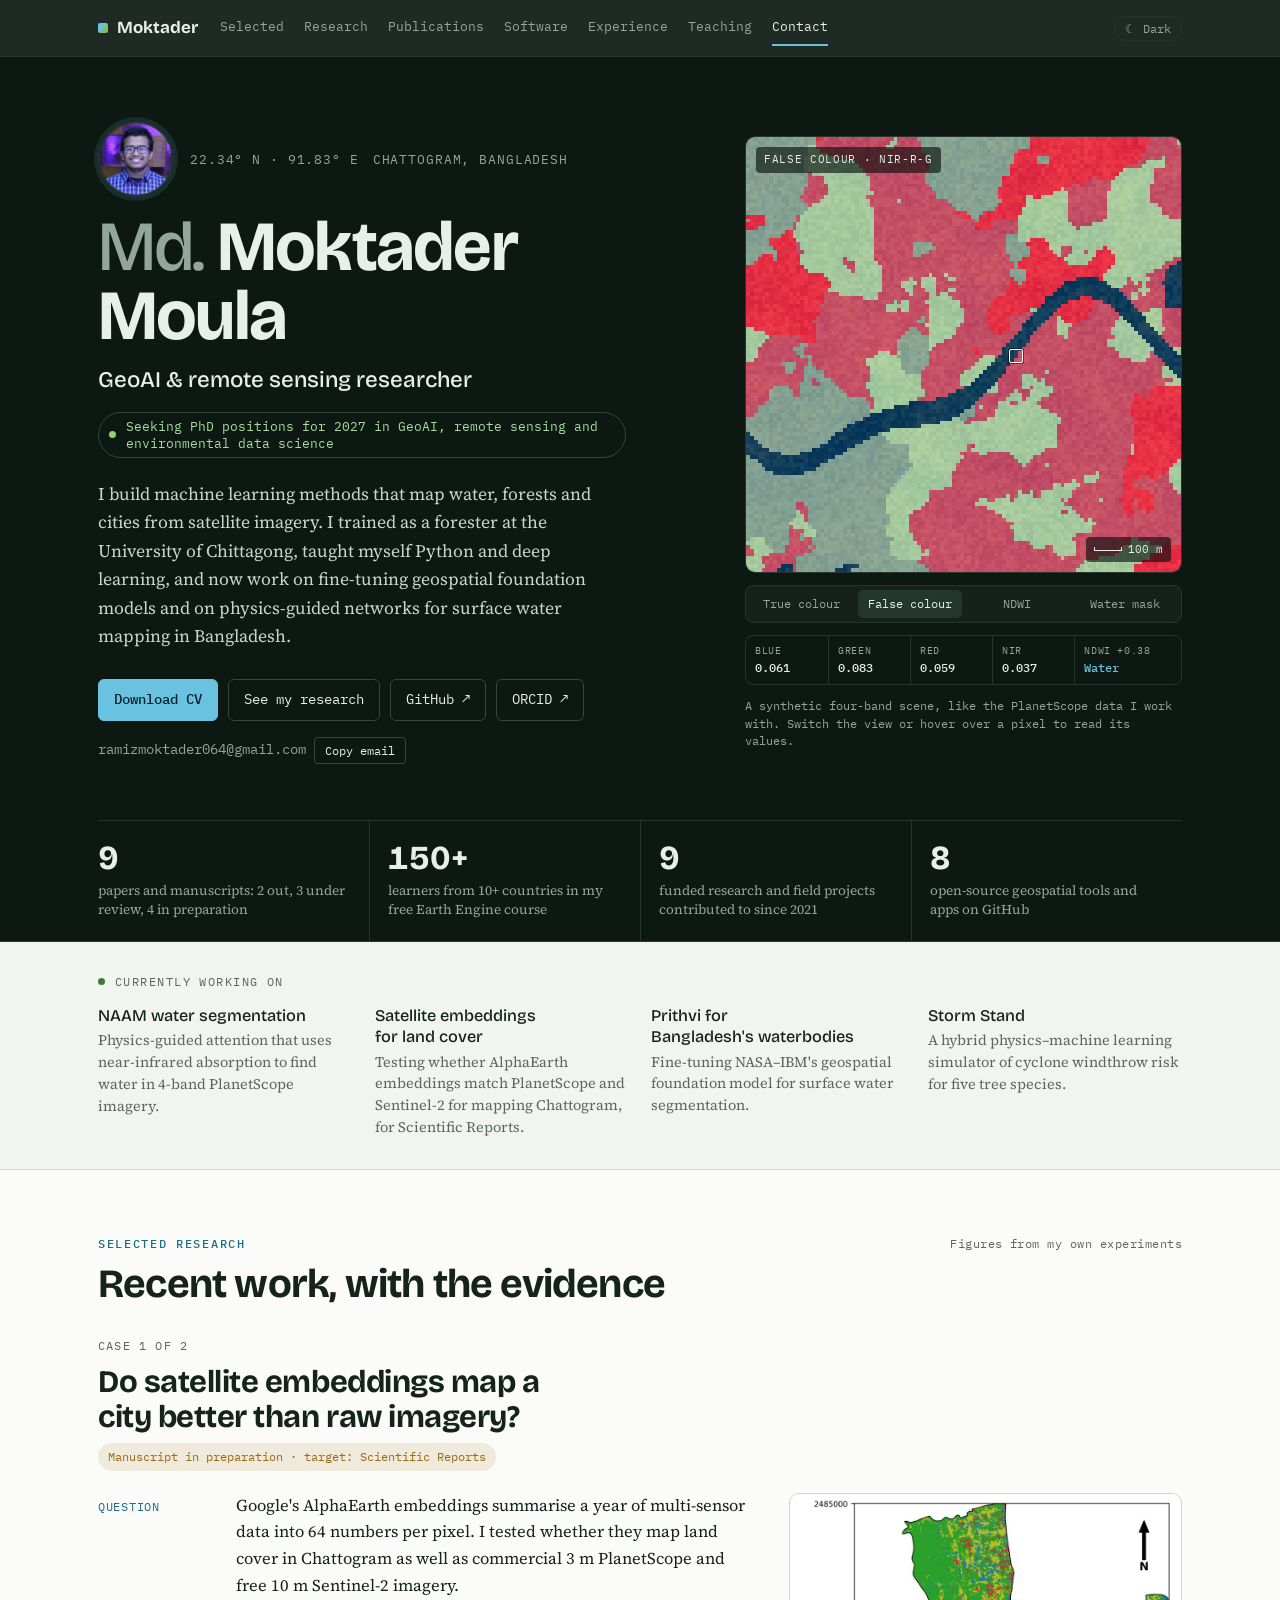
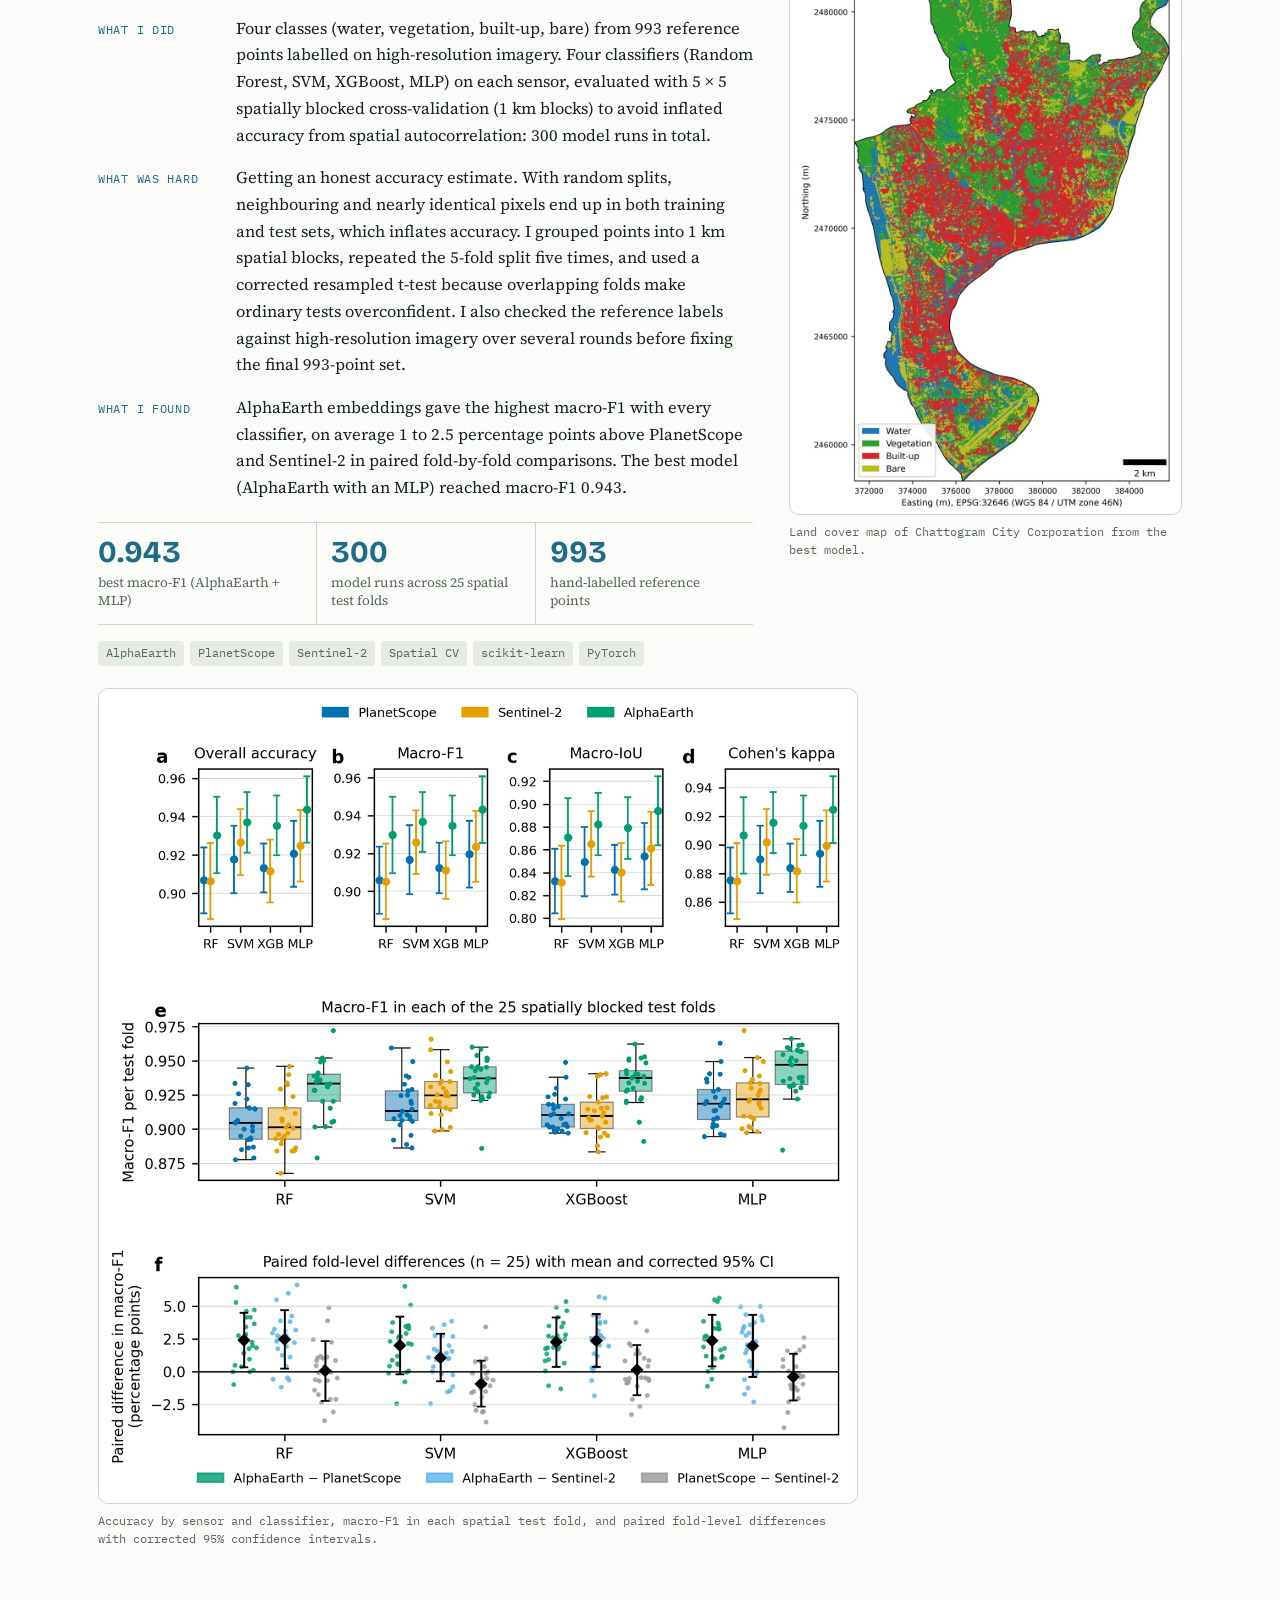
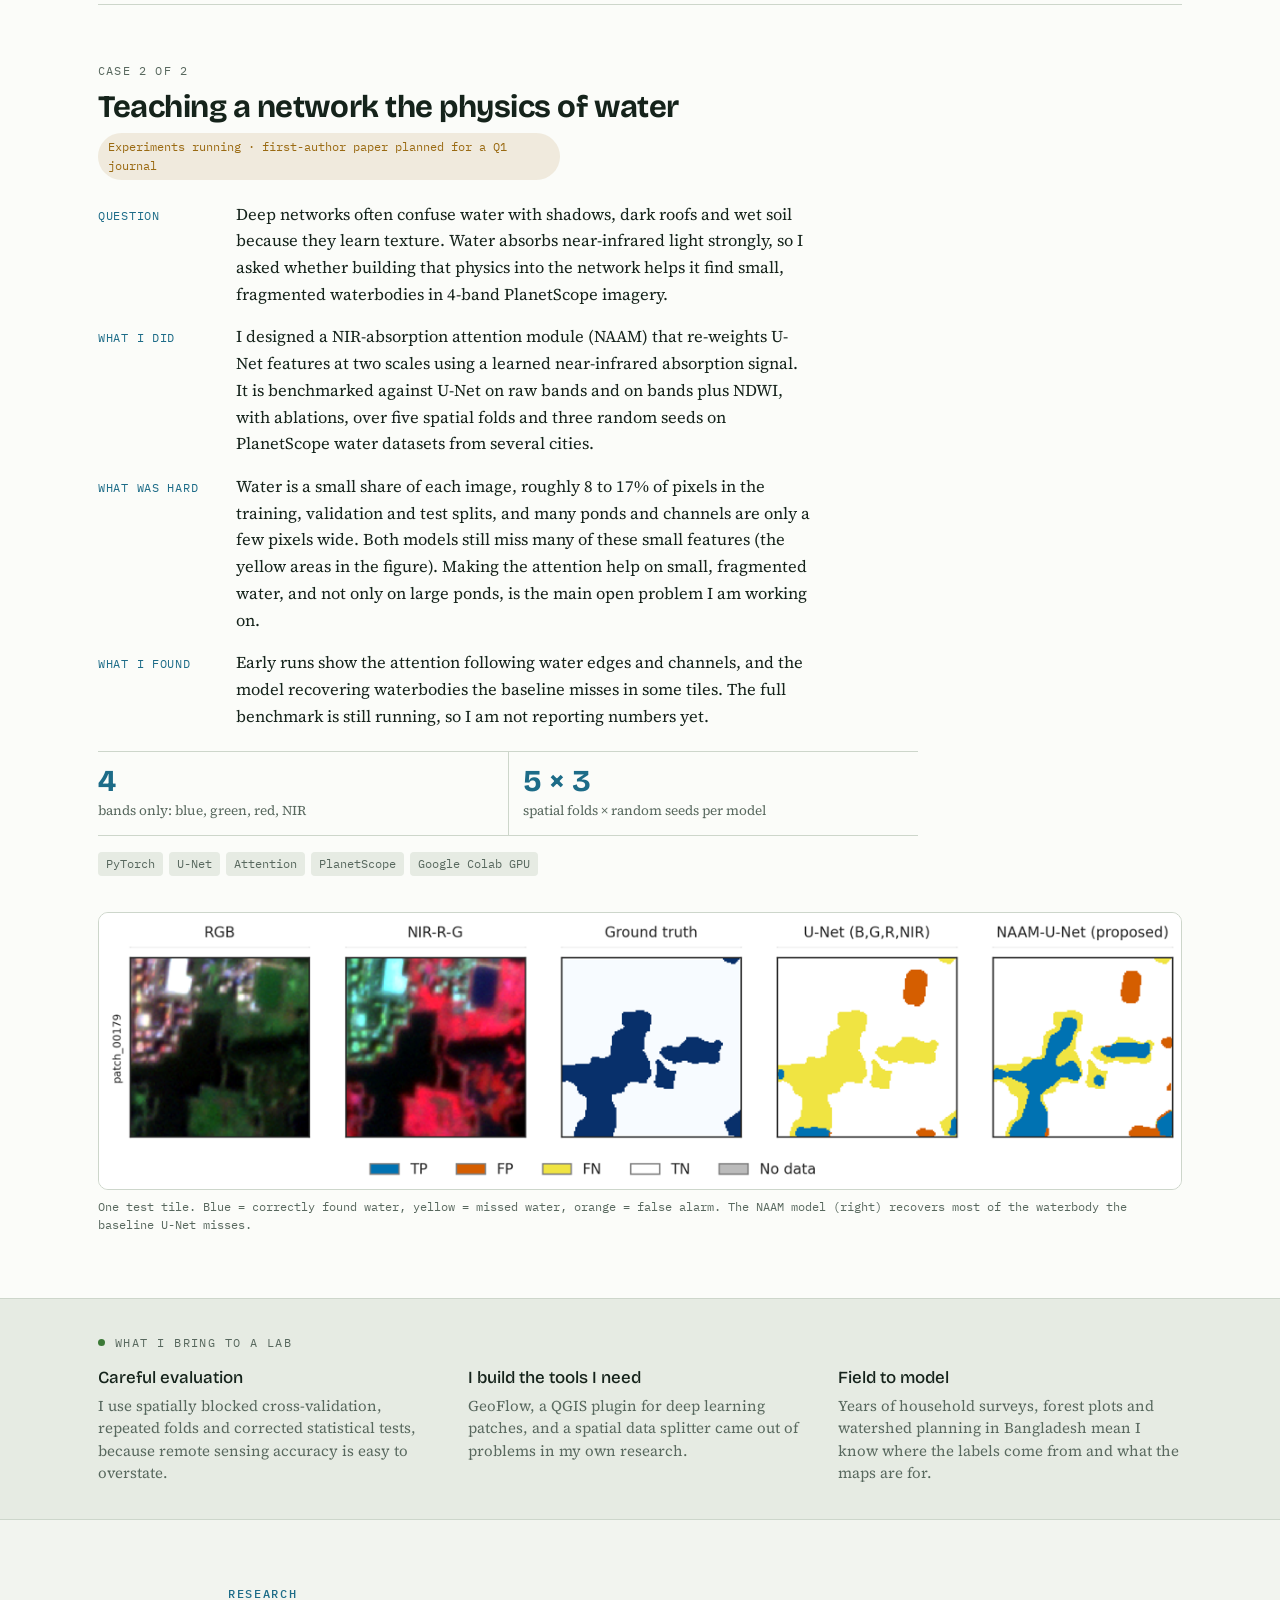
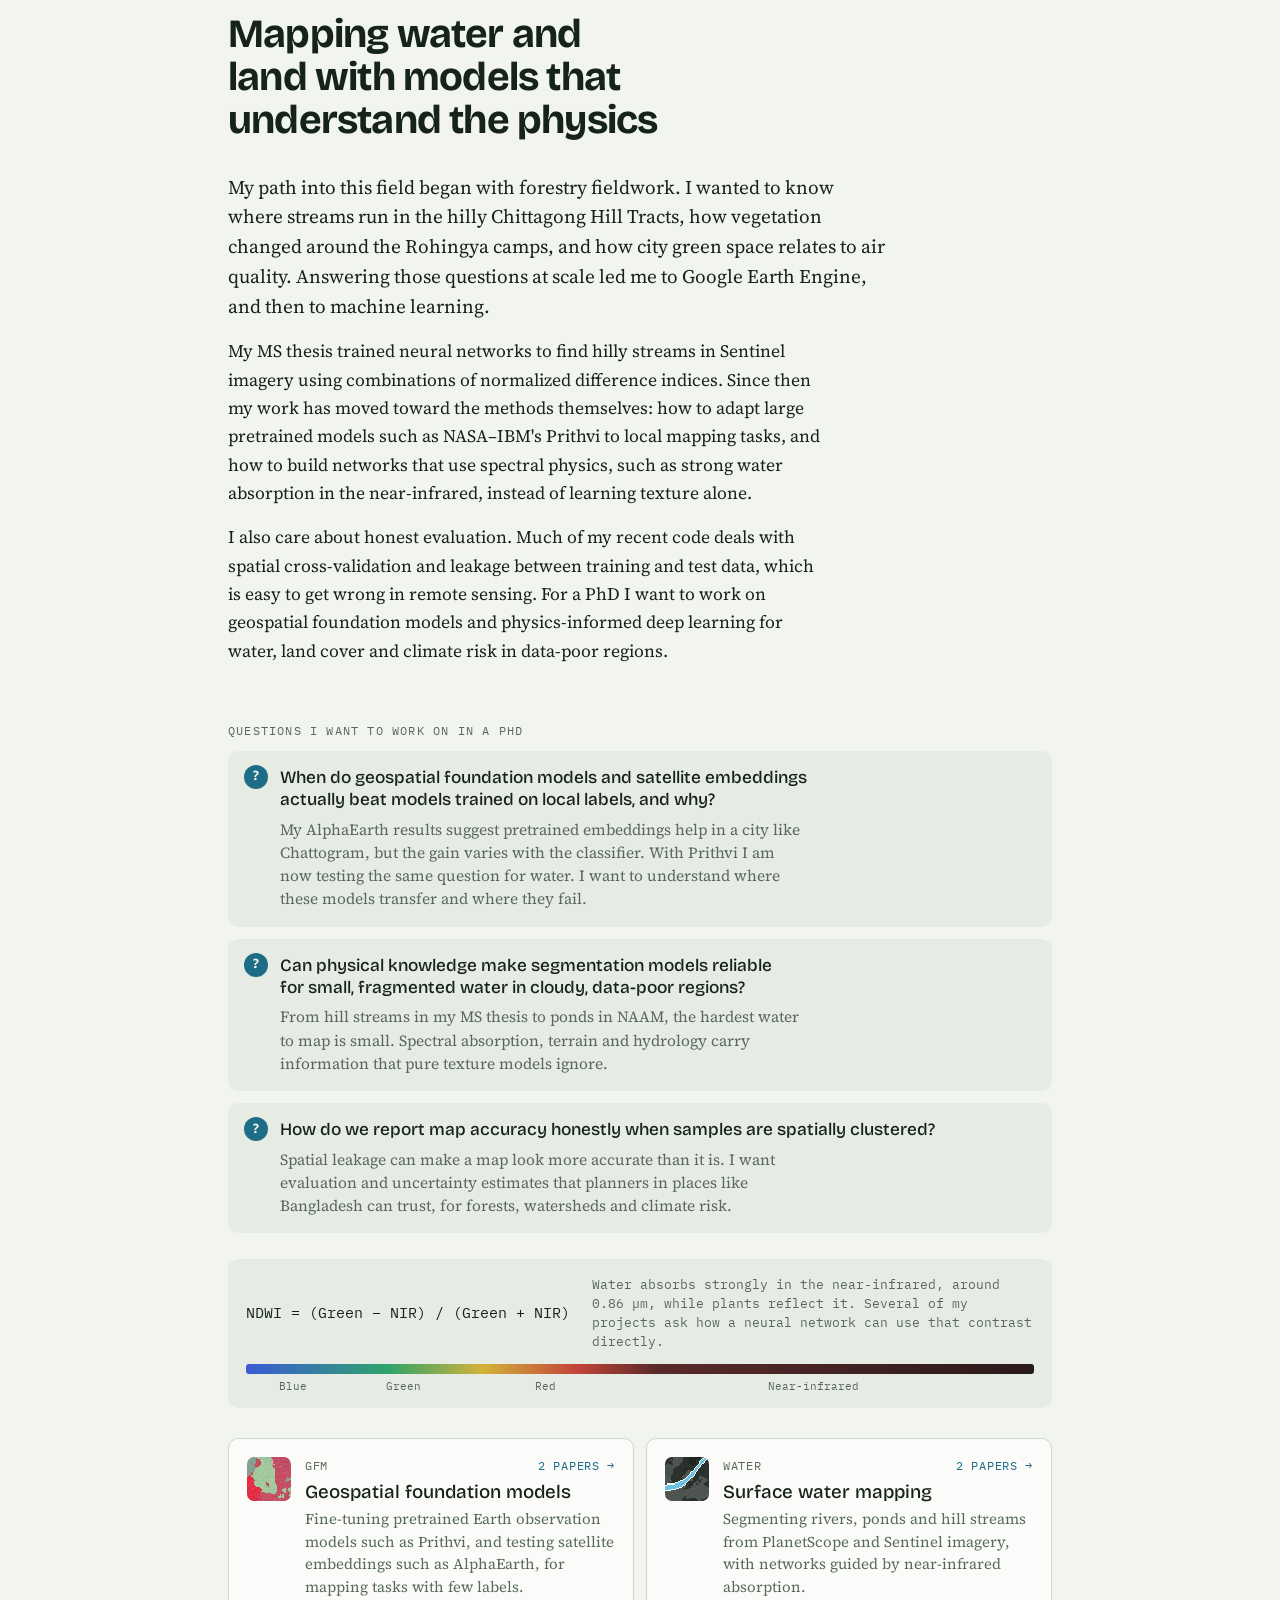
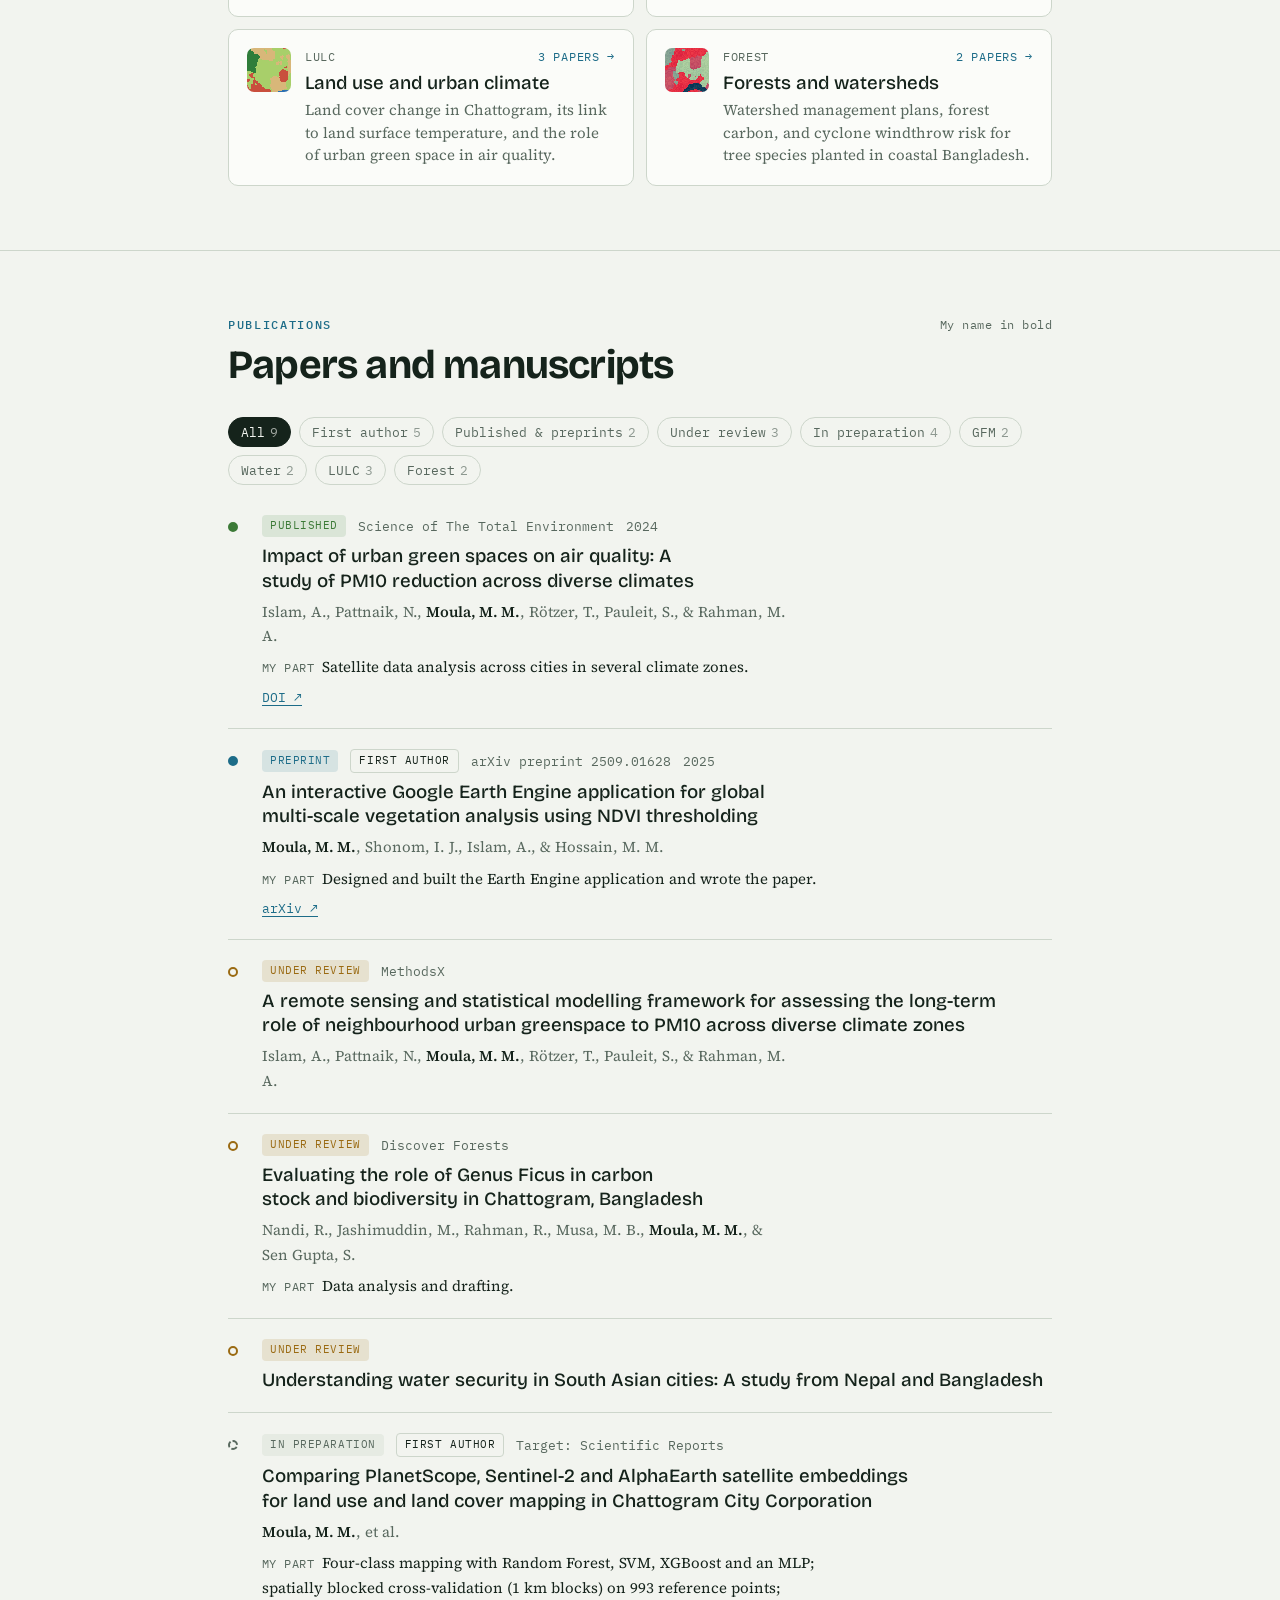
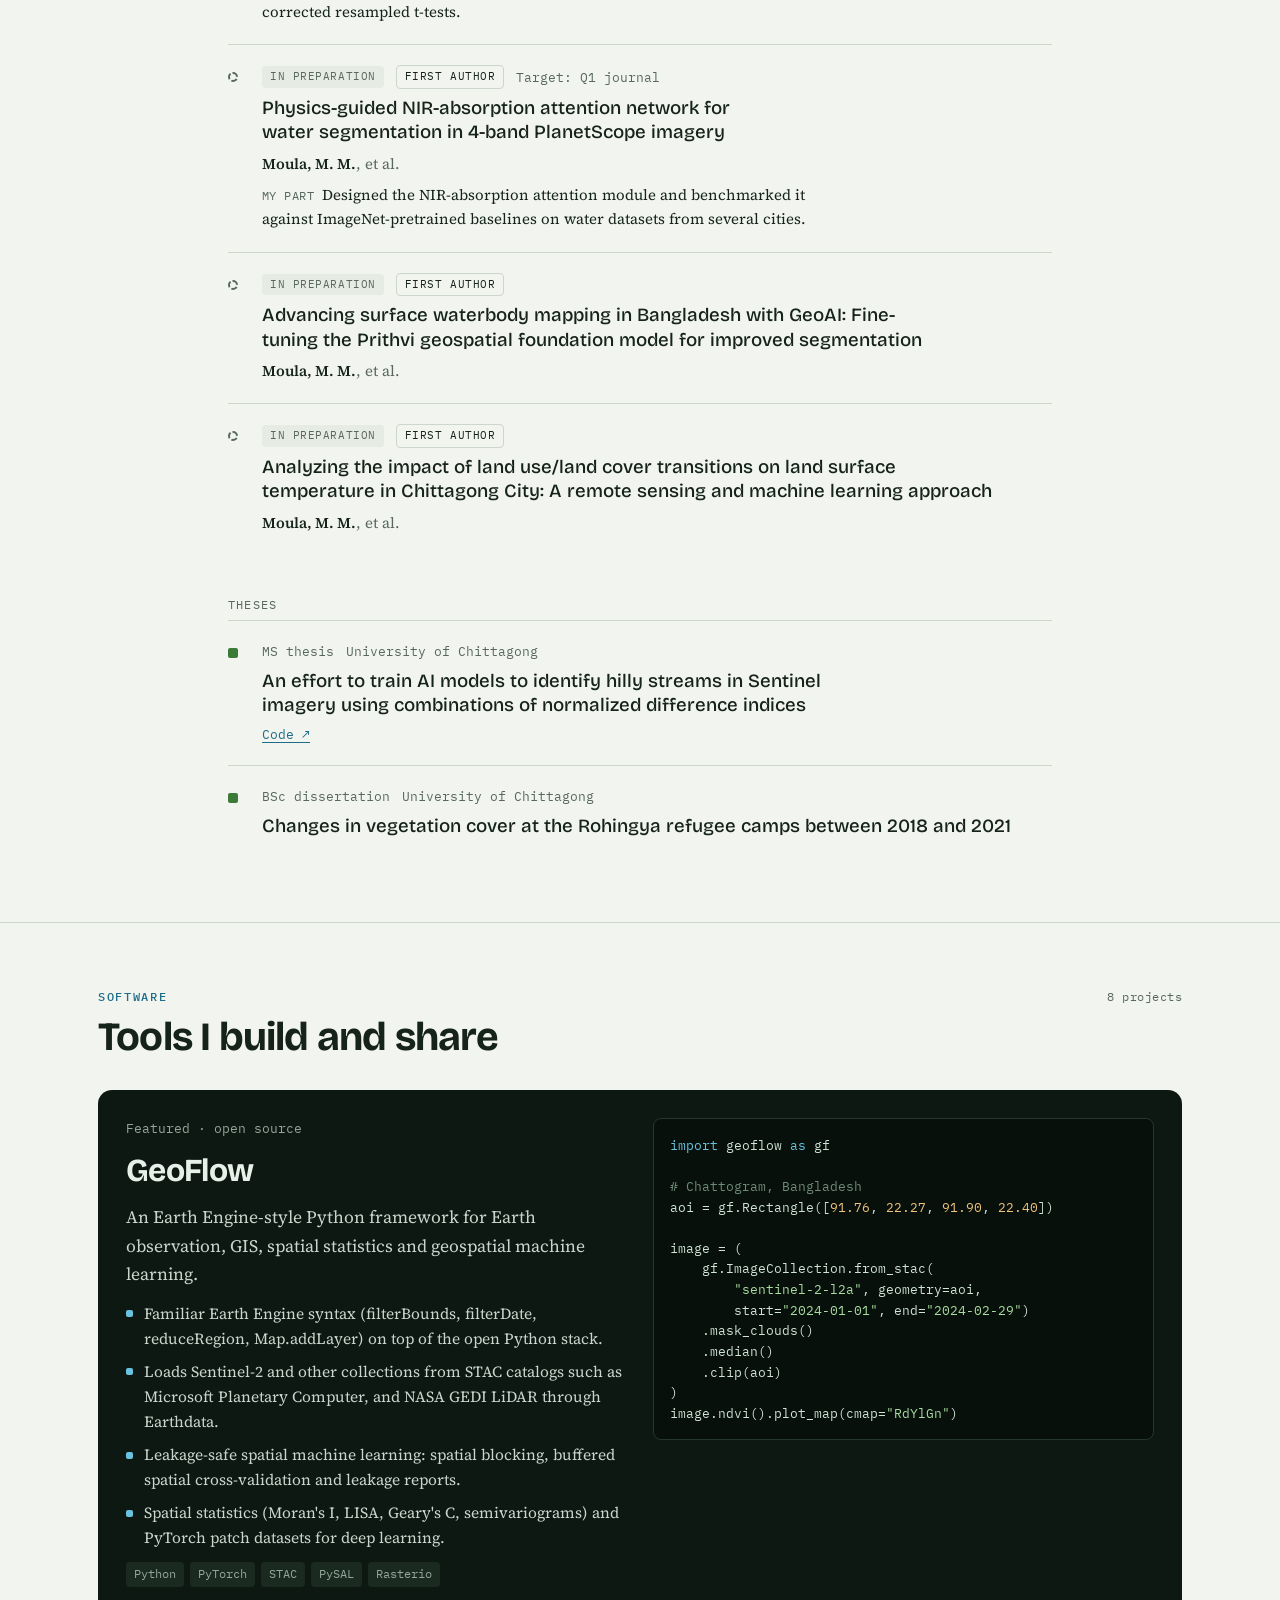
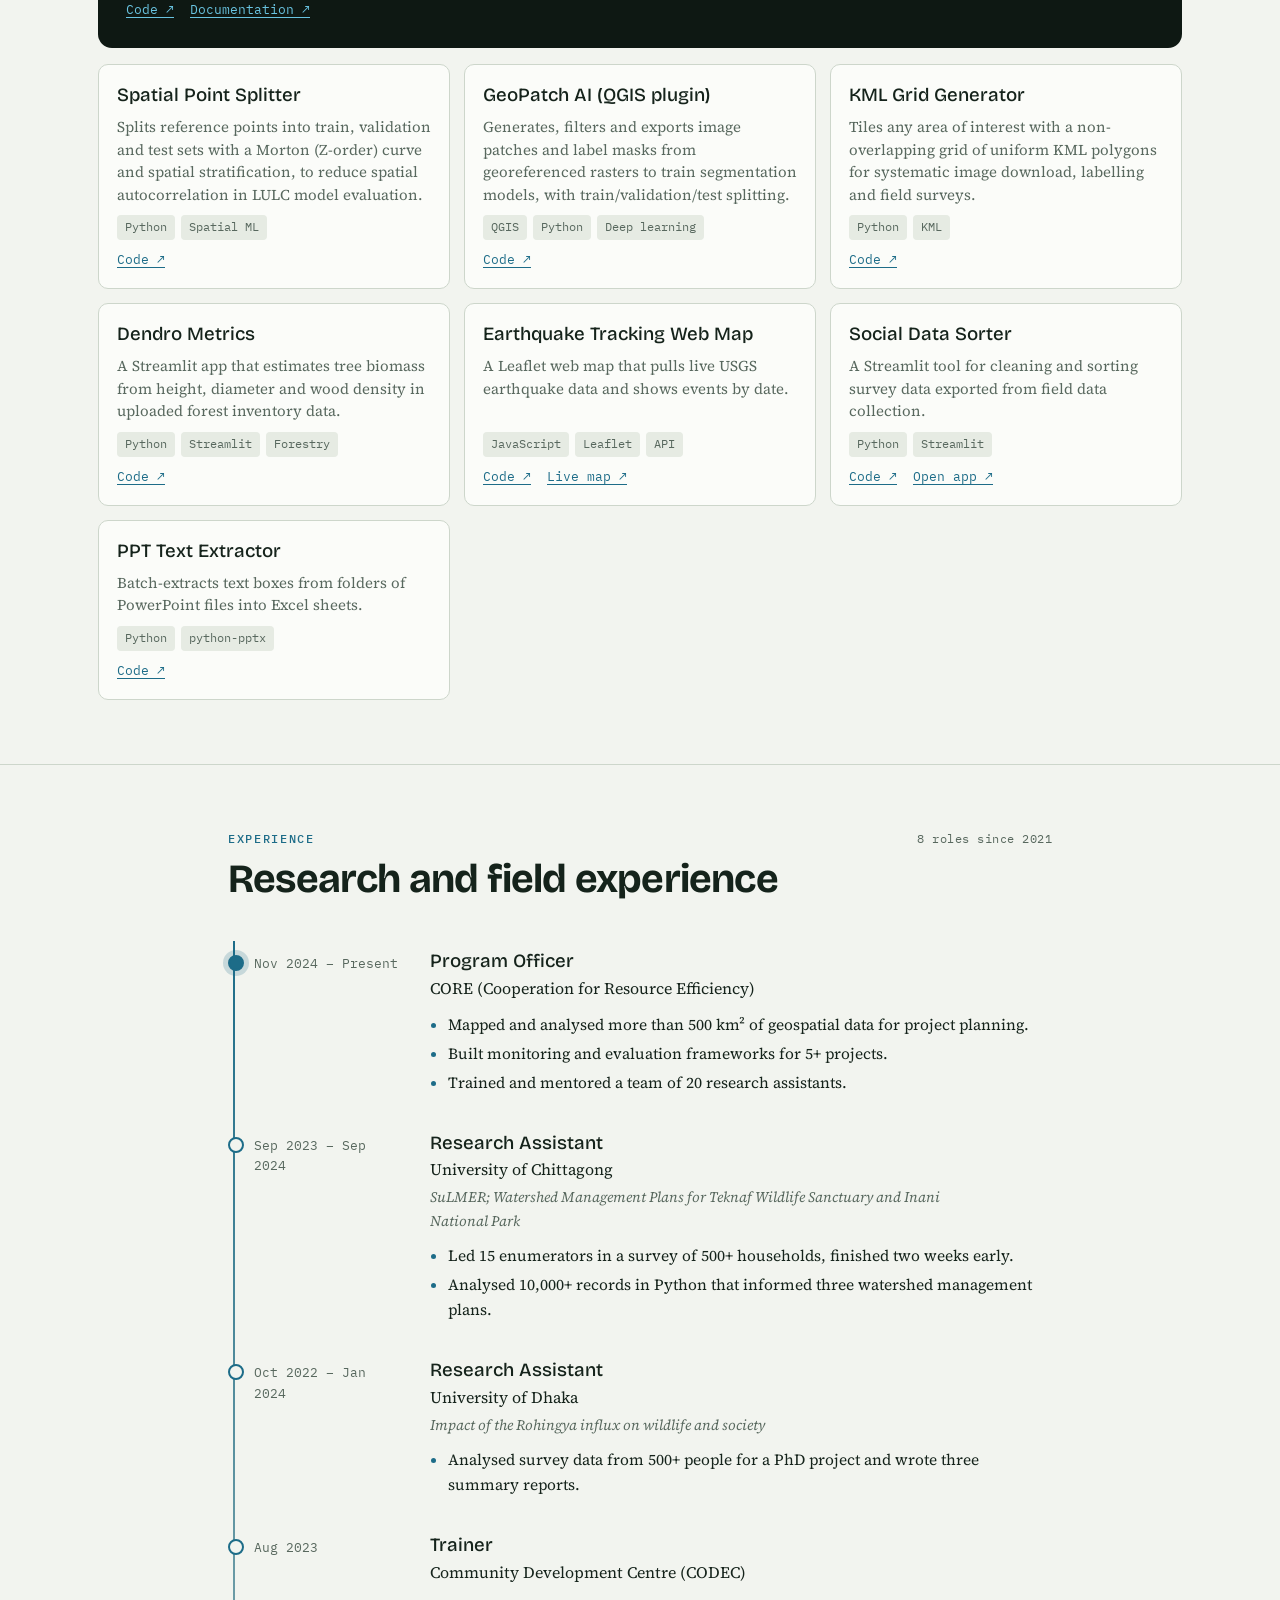
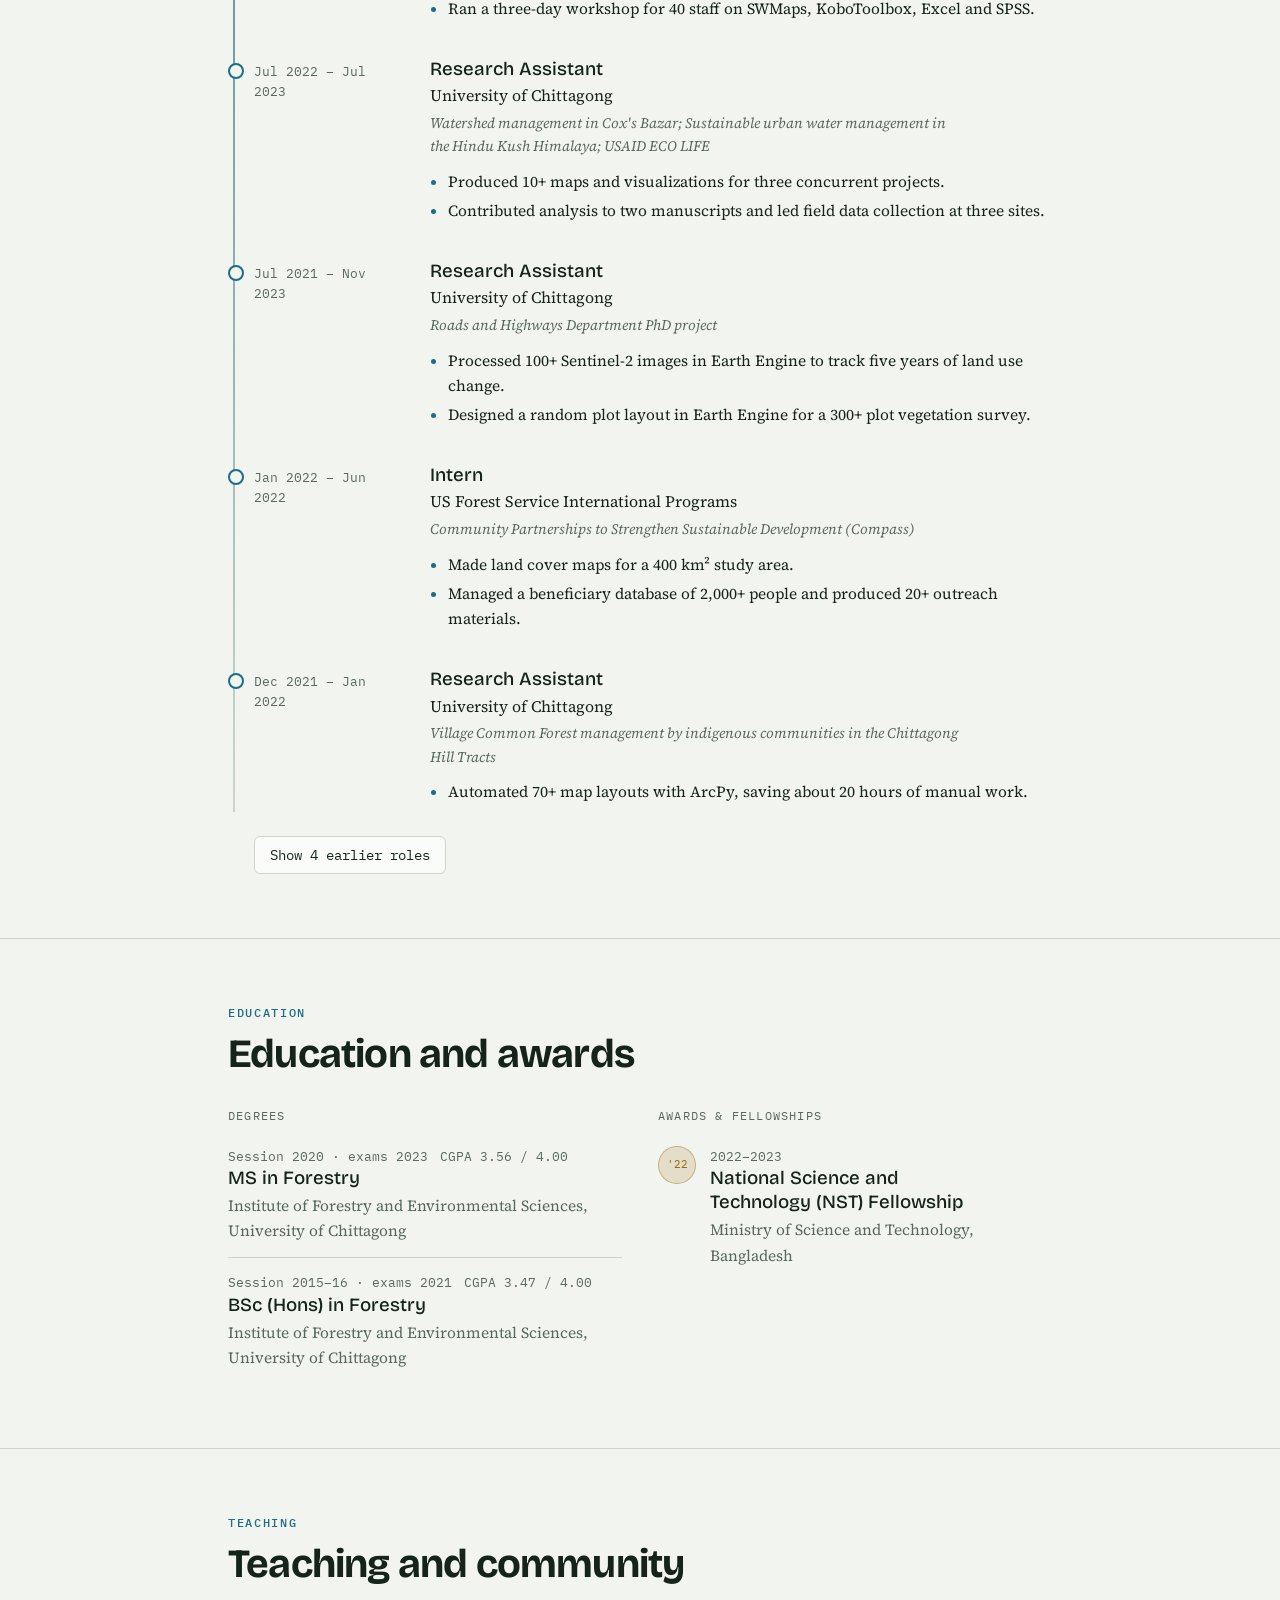
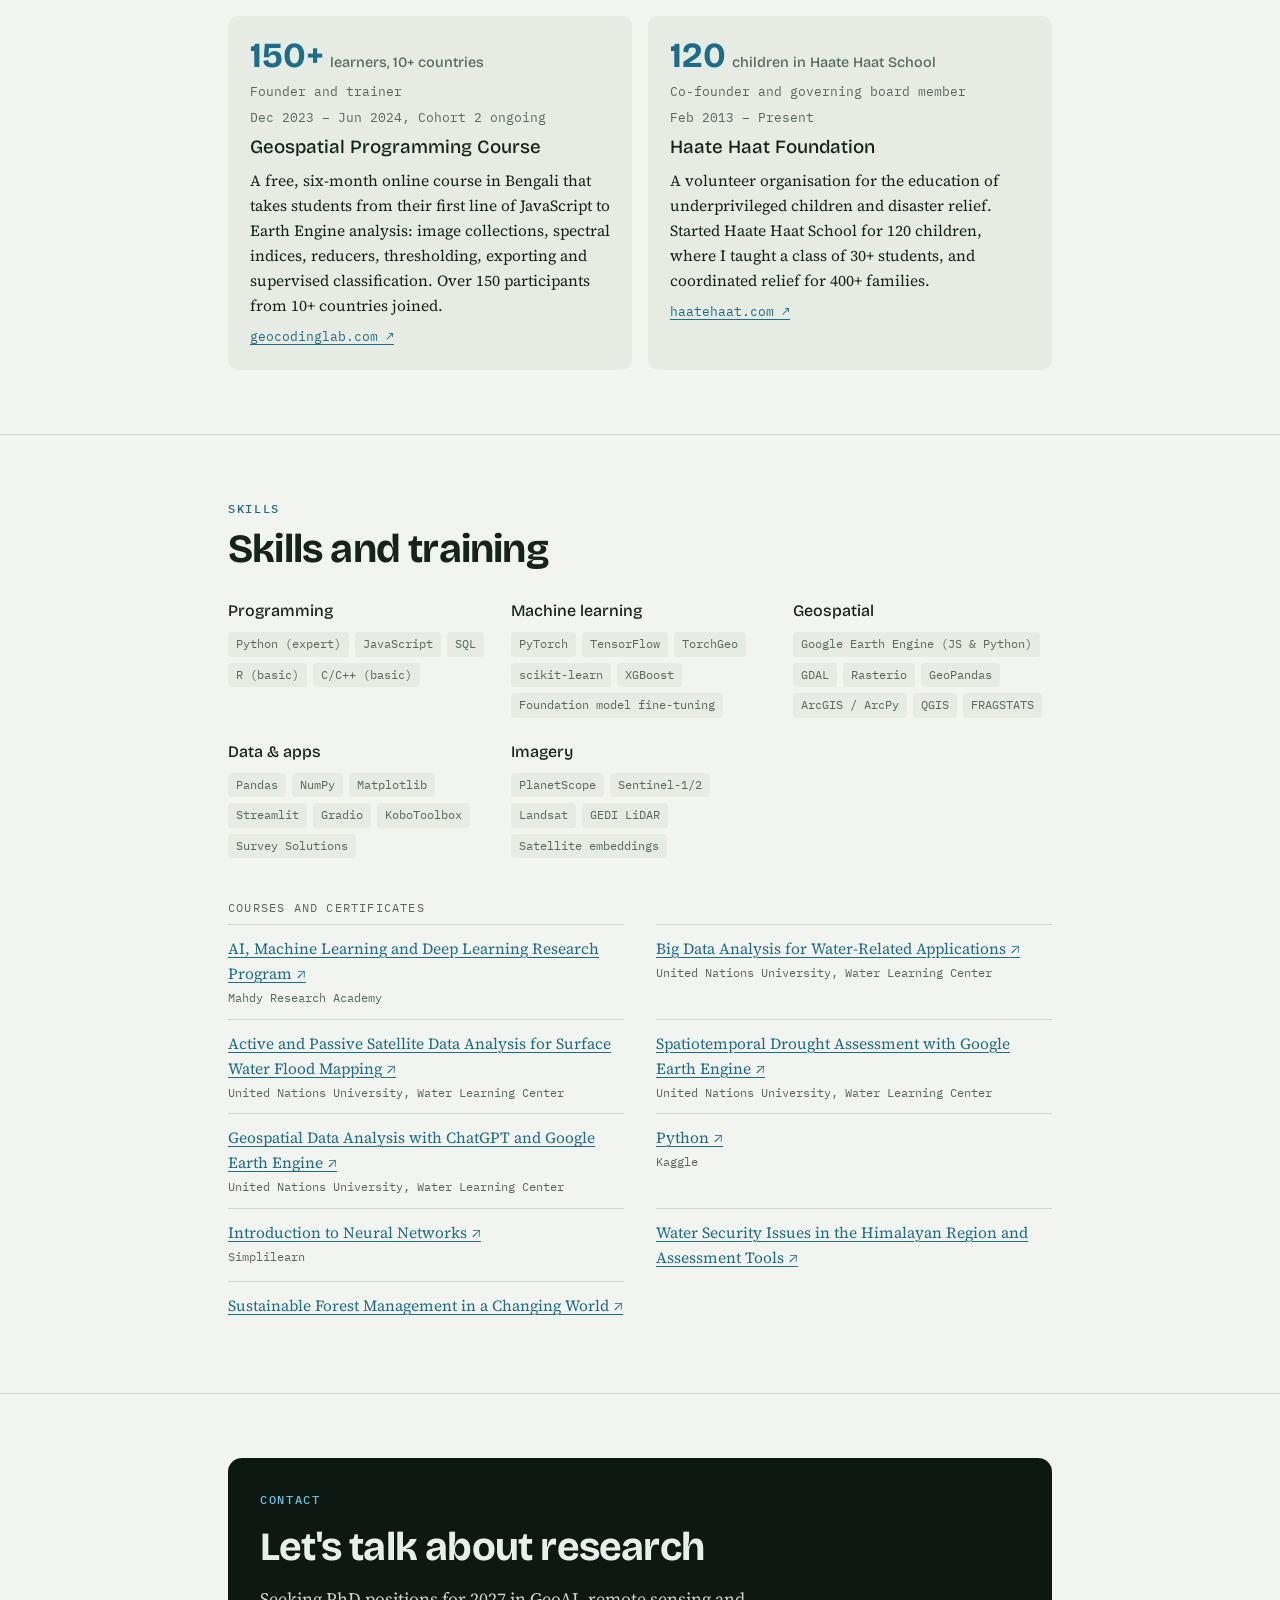
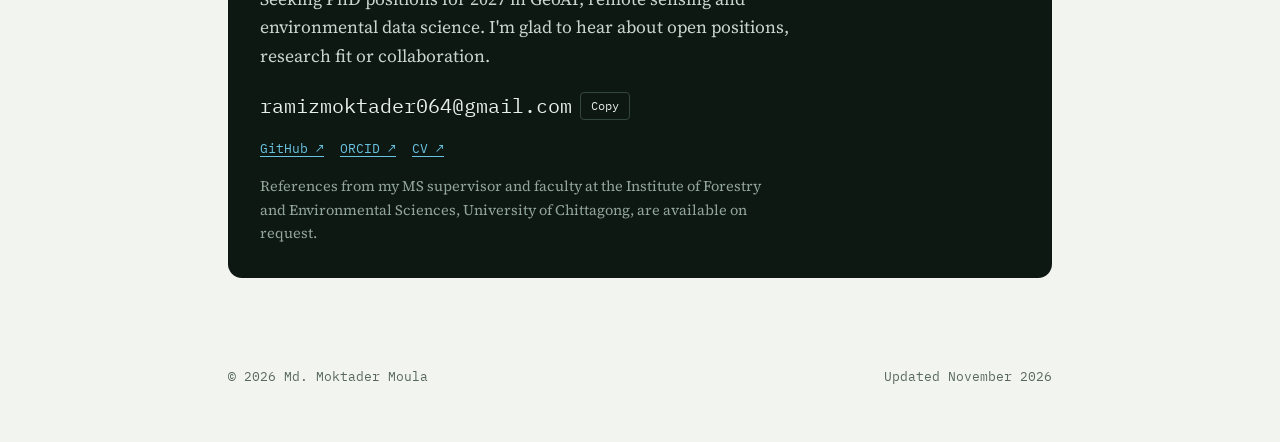
<file: index.html>
<!doctype html>
<html lang="en">
<head>
<meta charset="utf-8">
<meta name="viewport" content="width=device-width, initial-scale=1, viewport-fit=cover">
<title>Md. Moktader Moula</title>
<meta name="claude:viewport-fit-sides" content="cover">
<meta name="description" content="Md. Moktader Moula: GeoAI and remote sensing researcher from Chattogram, Bangladesh. Geospatial foundation models, surface water mapping, land use change.">
<meta property="og:title" content="Md. Moktader Moula: GeoAI & remote sensing">
<meta property="og:description" content="Research, publications, open-source tools and teaching in GeoAI, surface water mapping and land use change.">
<link rel="preconnect" href="https://fonts.googleapis.com">
<link rel="preconnect" href="https://fonts.gstatic.com" crossorigin>
<link rel="stylesheet" href="https://fonts.googleapis.com/css2?family=Bricolage+Grotesque:opsz,wght@12..96,500;12..96,700&family=Source+Serif+4:ital,opsz,wght@0,8..60,400;0,8..60,600;1,8..60,400&family=IBM+Plex+Mono:wght@400;500&display=swap">
<link rel="stylesheet" href="assets/style.css">
</head>
<body>
<nav class="topbar" aria-label="Sections">
  <div class="topbar-inner">
    <a class="brand" href="#top"><i aria-hidden="true"></i><span id="brand">Moktader</span></a>
    <div class="navlinks">
      <a href="#selected">Selected</a>
      <a href="#research">Research</a>
      <a href="#publications">Publications</a>
      <a href="#software">Software</a>
      <a href="#experience">Experience</a>
      <a href="#teaching">Teaching</a>
      <a href="#contact">Contact</a>
    </div>
    <button class="theme-toggle" id="themeToggle" type="button" aria-label="Switch light or dark theme">Theme</button>
  </div>
</nav>

<main id="top">
  <div id="app"><p class="loading wrap">Loading…</p></div>
</main>

<noscript><p class="wrap" style="padding-block:40px">This site needs JavaScript to show its content. The full text is in <a href="content.yml">content.yml</a>.</p></noscript>

<script src="assets/js-yaml.min.js"></script>
<script src="assets/app.js"></script>
</body>
</html>
</file>
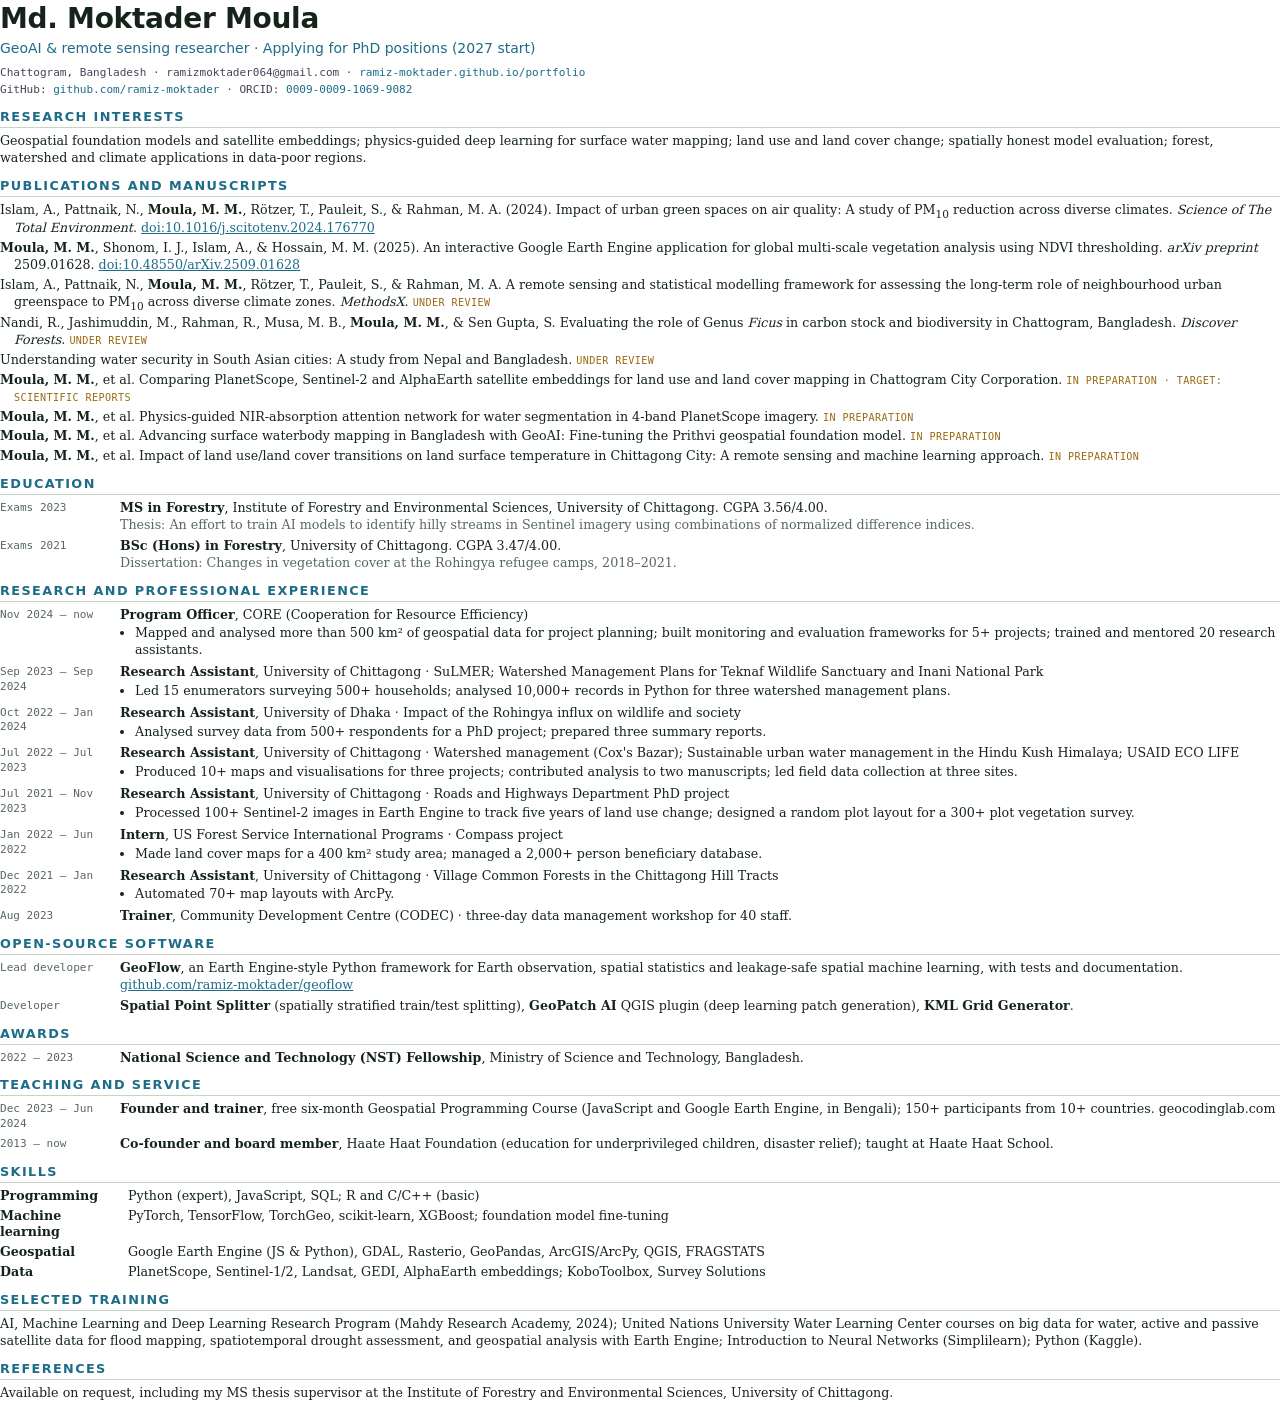
<file: files/cv-source.html>
<!doctype html><html><head><meta charset="utf-8"><title>Md. Moktader Moula — CV</title>
<style>
@page{size:A4;margin:12mm 14mm 12mm}
body{font-family:"DejaVu Serif",Georgia,serif;font-size:9.5pt;line-height:1.33;color:#15231b;margin:0}
h1{font-family:"DejaVu Sans",Arial,sans-serif;font-size:21pt;margin:0;letter-spacing:-.3px}
.sub{font-family:"DejaVu Sans",Arial,sans-serif;font-size:10.5pt;color:#1d6c88;margin:2px 0 6px}
.contact{font-family:"DejaVu Sans Mono",monospace;font-size:8.3pt;color:#445;line-height:1.55}
.contact a{color:#1d6c88;text-decoration:none}
h2{font-family:"DejaVu Sans",Arial,sans-serif;font-size:9.6pt;letter-spacing:1.4px;text-transform:uppercase;color:#1d6c88;border-bottom:1px solid #c9d3c8;padding-bottom:2px;margin:10px 0 5px;break-after:avoid;page-break-after:avoid}
p{margin:0 0 5px}
.row{display:flex;gap:12px;margin-bottom:4px;page-break-inside:avoid}
.row .d{flex:0 0 108px;font-family:"DejaVu Sans Mono",monospace;font-size:8.3pt;color:#58685e;padding-top:1px}
.row .b{flex:1}
.t{font-weight:bold}
.m{color:#58685e}
ul{margin:2px 0 0;padding-left:15px}
li{margin:1px 0}
.pub{margin:0 0 3px;padding-left:14px;text-indent:-14px;page-break-inside:avoid}
.st{font-family:"DejaVu Sans Mono",monospace;font-size:7.6pt;color:#9a6a12;text-transform:uppercase;letter-spacing:.4px}
.sk{display:flex;gap:8px;margin-bottom:3px}.sk b{flex:0 0 120px}
a{color:#1d6c88}
</style></head><body>
<h1>Md. Moktader Moula</h1>
<div class="sub">GeoAI &amp; remote sensing researcher · Applying for PhD positions (2027 start)</div>
<div class="contact">Chattogram, Bangladesh · ramizmoktader064@gmail.com · <a href="https://ramiz-moktader.github.io/portfolio/">ramiz-moktader.github.io/portfolio</a><br>
GitHub: <a href="https://github.com/ramiz-moktader">github.com/ramiz-moktader</a> · ORCID: <a href="https://orcid.org/0009-0009-1069-9082">0009-0009-1069-9082</a></div>

<h2>Research interests</h2>
<p>Geospatial foundation models and satellite embeddings; physics-guided deep learning for surface water mapping; land use and land cover change; spatially honest model evaluation; forest, watershed and climate applications in data-poor regions.</p>

<h2>Publications and manuscripts</h2>
<p class="pub">Islam, A., Pattnaik, N., <b>Moula, M. M.</b>, Rötzer, T., Pauleit, S., &amp; Rahman, M. A. (2024). Impact of urban green spaces on air quality: A study of PM<sub>10</sub> reduction across diverse climates. <i>Science of The Total Environment</i>. <a href="https://doi.org/10.1016/j.scitotenv.2024.176770">doi:10.1016/j.scitotenv.2024.176770</a></p>
<p class="pub"><b>Moula, M. M.</b>, Shonom, I. J., Islam, A., &amp; Hossain, M. M. (2025). An interactive Google Earth Engine application for global multi-scale vegetation analysis using NDVI thresholding. <i>arXiv preprint</i> 2509.01628. <a href="https://doi.org/10.48550/arXiv.2509.01628">doi:10.48550/arXiv.2509.01628</a></p>
<p class="pub">Islam, A., Pattnaik, N., <b>Moula, M. M.</b>, Rötzer, T., Pauleit, S., &amp; Rahman, M. A. A remote sensing and statistical modelling framework for assessing the long-term role of neighbourhood urban greenspace to PM<sub>10</sub> across diverse climate zones. <i>MethodsX</i>. <span class="st">Under review</span></p>
<p class="pub">Nandi, R., Jashimuddin, M., Rahman, R., Musa, M. B., <b>Moula, M. M.</b>, &amp; Sen Gupta, S. Evaluating the role of Genus <i>Ficus</i> in carbon stock and biodiversity in Chattogram, Bangladesh. <i>Discover Forests</i>. <span class="st">Under review</span></p>
<p class="pub">Understanding water security in South Asian cities: A study from Nepal and Bangladesh. <span class="st">Under review</span></p>
<p class="pub"><b>Moula, M. M.</b>, et al. Comparing PlanetScope, Sentinel-2 and AlphaEarth satellite embeddings for land use and land cover mapping in Chattogram City Corporation. <span class="st">In preparation · target: Scientific Reports</span></p>
<p class="pub"><b>Moula, M. M.</b>, et al. Physics-guided NIR-absorption attention network for water segmentation in 4-band PlanetScope imagery. <span class="st">In preparation</span></p>
<p class="pub"><b>Moula, M. M.</b>, et al. Advancing surface waterbody mapping in Bangladesh with GeoAI: Fine-tuning the Prithvi geospatial foundation model. <span class="st">In preparation</span></p>
<p class="pub"><b>Moula, M. M.</b>, et al. Impact of land use/land cover transitions on land surface temperature in Chittagong City: A remote sensing and machine learning approach. <span class="st">In preparation</span></p>

<h2>Education</h2>
<div class="row"><div class="d">Exams 2023</div><div class="b"><span class="t">MS in Forestry</span>, Institute of Forestry and Environmental Sciences, University of Chittagong. CGPA 3.56/4.00.<br><span class="m">Thesis: An effort to train AI models to identify hilly streams in Sentinel imagery using combinations of normalized difference indices.</span></div></div>
<div class="row"><div class="d">Exams 2021</div><div class="b"><span class="t">BSc (Hons) in Forestry</span>, University of Chittagong. CGPA 3.47/4.00.<br><span class="m">Dissertation: Changes in vegetation cover at the Rohingya refugee camps, 2018–2021.</span></div></div>

<h2>Research and professional experience</h2>
<div class="row"><div class="d">Nov 2024 – now</div><div class="b"><span class="t">Program Officer</span>, CORE (Cooperation for Resource Efficiency)<ul><li>Mapped and analysed more than 500 km² of geospatial data for project planning; built monitoring and evaluation frameworks for 5+ projects; trained and mentored 20 research assistants.</li></ul></div></div>
<div class="row"><div class="d">Sep 2023 – Sep 2024</div><div class="b"><span class="t">Research Assistant</span>, University of Chittagong · SuLMER; Watershed Management Plans for Teknaf Wildlife Sanctuary and Inani National Park<ul><li>Led 15 enumerators surveying 500+ households; analysed 10,000+ records in Python for three watershed management plans.</li></ul></div></div>
<div class="row"><div class="d">Oct 2022 – Jan 2024</div><div class="b"><span class="t">Research Assistant</span>, University of Dhaka · Impact of the Rohingya influx on wildlife and society<ul><li>Analysed survey data from 500+ respondents for a PhD project; prepared three summary reports.</li></ul></div></div>
<div class="row"><div class="d">Jul 2022 – Jul 2023</div><div class="b"><span class="t">Research Assistant</span>, University of Chittagong · Watershed management (Cox's Bazar); Sustainable urban water management in the Hindu Kush Himalaya; USAID ECO LIFE<ul><li>Produced 10+ maps and visualisations for three projects; contributed analysis to two manuscripts; led field data collection at three sites.</li></ul></div></div>
<div class="row"><div class="d">Jul 2021 – Nov 2023</div><div class="b"><span class="t">Research Assistant</span>, University of Chittagong · Roads and Highways Department PhD project<ul><li>Processed 100+ Sentinel-2 images in Earth Engine to track five years of land use change; designed a random plot layout for a 300+ plot vegetation survey.</li></ul></div></div>
<div class="row"><div class="d">Jan 2022 – Jun 2022</div><div class="b"><span class="t">Intern</span>, US Forest Service International Programs · Compass project<ul><li>Made land cover maps for a 400 km² study area; managed a 2,000+ person beneficiary database.</li></ul></div></div>
<div class="row"><div class="d">Dec 2021 – Jan 2022</div><div class="b"><span class="t">Research Assistant</span>, University of Chittagong · Village Common Forests in the Chittagong Hill Tracts<ul><li>Automated 70+ map layouts with ArcPy.</li></ul></div></div>
<div class="row"><div class="d">Aug 2023</div><div class="b"><span class="t">Trainer</span>, Community Development Centre (CODEC) · three-day data management workshop for 40 staff.</div></div>

<h2>Open-source software</h2>
<div class="row"><div class="d">Lead developer</div><div class="b"><span class="t">GeoFlow</span>, an Earth Engine-style Python framework for Earth observation, spatial statistics and leakage-safe spatial machine learning, with tests and documentation. <a href="https://github.com/ramiz-moktader/geoflow">github.com/ramiz-moktader/geoflow</a></div></div>
<div class="row"><div class="d">Developer</div><div class="b"><span class="t">Spatial Point Splitter</span> (spatially stratified train/test splitting), <span class="t">GeoPatch AI</span> QGIS plugin (deep learning patch generation), <span class="t">KML Grid Generator</span>.</div></div>

<h2>Awards</h2>
<div class="row"><div class="d">2022 – 2023</div><div class="b"><span class="t">National Science and Technology (NST) Fellowship</span>, Ministry of Science and Technology, Bangladesh.</div></div>

<h2>Teaching and service</h2>
<div class="row"><div class="d">Dec 2023 – Jun 2024</div><div class="b"><span class="t">Founder and trainer</span>, free six-month Geospatial Programming Course (JavaScript and Google Earth Engine, in Bengali); 150+ participants from 10+ countries. geocodinglab.com</div></div>
<div class="row"><div class="d">2013 – now</div><div class="b"><span class="t">Co-founder and board member</span>, Haate Haat Foundation (education for underprivileged children, disaster relief); taught at Haate Haat School.</div></div>

<h2>Skills</h2>
<div class="sk"><b>Programming</b><span>Python (expert), JavaScript, SQL; R and C/C++ (basic)</span></div>
<div class="sk"><b>Machine learning</b><span>PyTorch, TensorFlow, TorchGeo, scikit-learn, XGBoost; foundation model fine-tuning</span></div>
<div class="sk"><b>Geospatial</b><span>Google Earth Engine (JS &amp; Python), GDAL, Rasterio, GeoPandas, ArcGIS/ArcPy, QGIS, FRAGSTATS</span></div>
<div class="sk"><b>Data</b><span>PlanetScope, Sentinel-1/2, Landsat, GEDI, AlphaEarth embeddings; KoboToolbox, Survey Solutions</span></div>

<h2>Selected training</h2>
<p>AI, Machine Learning and Deep Learning Research Program (Mahdy Research Academy, 2024); United Nations University Water Learning Center courses on big data for water, active and passive satellite data for flood mapping, spatiotemporal drought assessment, and geospatial analysis with Earth Engine; Introduction to Neural Networks (Simplilearn); Python (Kaggle).</p>

<h2>References</h2>
<p>Available on request, including my MS thesis supervisor at the Institute of Forestry and Environmental Sciences, University of Chittagong.</p>
</body></html>
</file>
<file: assets/style.css>
/* Layout: a dark "imagery console" hero band (text left, live 4-band scene right),
   then one reading column on a survey-sheet ground. The hero is the single bold moment;
   everything below stays quiet: hairline rules, mono labels, spectral colours used as data. */
:root{
  --bg:#f2f4ef;
  --surface:#e6ebe3;
  --raised:#fbfcf9;
  --ink:#15231b;
  --muted:#58685e;
  --rule:#cdd6cb;
  --accent:#1d6c88;      /* water */
  --leaf:#3c7a37;        /* vegetation */
  --amber:#9a6a12;       /* under review */
  --nir:#b5452f;         /* false-colour red */
  /* hero band: same in both themes */
  --hero-bg:#0e1813;
  --hero-ink:#e6efe8;
  --hero-muted:#93a69a;
  --hero-rule:#25362c;
  --hero-accent:#69c3e0;
  --f-display:"Bricolage Grotesque","Segoe UI",system-ui,sans-serif;
  --f-body:"Source Serif 4",Georgia,"Times New Roman",serif;
  --f-mono:"IBM Plex Mono",ui-monospace,Menlo,Consolas,monospace;
  --radius:10px;
  color-scheme:light;
}
@media (prefers-color-scheme:dark){:root:not([data-theme="light"]){
  --bg:#0f1612;--surface:#17221c;--raised:#1a261f;--ink:#e3ece5;--muted:#9aab9f;--rule:#2a3a30;
  --accent:#6cc0dc;--leaf:#8cc785;--amber:#e0b55a;--nir:#ec8a72;
  --hero-bg:#0a110d;--hero-rule:#203027;color-scheme:dark}}
:root[data-theme="dark"]{
  --bg:#0f1612;--surface:#17221c;--raised:#1a261f;--ink:#e3ece5;--muted:#9aab9f;--rule:#2a3a30;
  --accent:#6cc0dc;--leaf:#8cc785;--amber:#e0b55a;--nir:#ec8a72;
  --hero-bg:#0a110d;--hero-rule:#203027;color-scheme:dark}

*{box-sizing:border-box}
html{scroll-behavior:smooth;scroll-padding-top:68px}
body{margin:0;background:var(--bg);color:var(--ink);font-family:var(--f-body);font-size:17.5px;line-height:1.62;-webkit-text-size-adjust:100%}
body::before{content:"";position:fixed;inset:0 0 auto;height:env(safe-area-inset-top,0px);z-index:30;background:var(--hero-bg)}
a{color:var(--accent);text-underline-offset:3px;text-decoration-thickness:1px}
a:hover{text-decoration-thickness:2px}
a:focus-visible,button:focus-visible{outline:2px solid var(--accent);outline-offset:3px;border-radius:4px}
.wrap{max-width:860px;margin:0 auto;padding-left:max(18px,env(safe-area-inset-left,0px));padding-right:max(18px,env(safe-area-inset-right,0px))}
.wide{max-width:1120px}
.loading{padding-block:80px;font-family:var(--f-mono);color:var(--muted)}
@media (prefers-reduced-motion:reduce){html{scroll-behavior:auto}*{transition:none!important;animation:none!important}}

/* ---------- top bar (dark, continuous with hero) ---------- */
.topbar{position:sticky;top:env(safe-area-inset-top,0px);z-index:20;background:color-mix(in srgb,var(--hero-bg) 92%,transparent);backdrop-filter:blur(10px);-webkit-backdrop-filter:blur(10px);border-bottom:1px solid var(--hero-rule)}
.topbar-inner{max-width:1120px;margin:0 auto;display:flex;align-items:center;gap:22px;height:56px;
  padding-left:max(18px,env(safe-area-inset-left,0px));padding-right:max(18px,env(safe-area-inset-right,0px))}
.brand{font-family:var(--f-display);font-weight:700;font-size:1.06rem;color:var(--hero-ink);text-decoration:none;white-space:nowrap;display:flex;align-items:center;gap:9px}
.brand i{width:10px;height:10px;border-radius:2px;background:linear-gradient(135deg,var(--hero-accent) 0 50%,#7fbf6a 50%)}
.navlinks{display:flex;gap:20px;overflow-x:auto;scrollbar-width:none;font-family:var(--f-mono);font-size:13px;min-width:0;flex:1;
  -webkit-mask-image:linear-gradient(90deg,#000 85%,transparent);mask-image:linear-gradient(90deg,#000 85%,transparent)}
.navlinks::-webkit-scrollbar{display:none}
.navlinks a{color:var(--hero-muted);text-decoration:none;white-space:nowrap;padding-block:6px;border-bottom:2px solid transparent}
.navlinks a:hover{color:var(--hero-ink)}
.navlinks a.active{color:var(--hero-ink);border-bottom-color:var(--hero-accent)}
.theme-toggle{flex:none;font-family:var(--f-mono);font-size:12px;color:var(--hero-muted);background:transparent;border:1px solid var(--hero-rule);border-radius:999px;padding:4px 10px;cursor:pointer}
.theme-toggle:hover{color:var(--hero-ink);border-color:var(--hero-muted)}

/* ---------- hero ---------- */
.hero{background:var(--hero-bg);color:var(--hero-ink);position:relative;overflow:hidden}
.hero::after{content:"";position:absolute;inset:auto 0 0;height:1px;background:var(--hero-rule)}
.hero-inner{display:grid;grid-template-columns:minmax(0,1.15fr) minmax(0,.85fr);gap:56px;align-items:center;padding-block:64px 56px}
@media (max-width:880px){.hero-inner{grid-template-columns:1fr;gap:36px;padding-block:44px 40px}}
.coord{font-family:var(--f-mono);font-size:12.5px;letter-spacing:.07em;color:var(--hero-muted);text-transform:uppercase;display:flex;flex-wrap:wrap;gap:4px 14px}
.hero h1{font-family:var(--f-display);font-weight:700;font-size:clamp(2.6rem,6.4vw,4.4rem);line-height:.98;letter-spacing:-.025em;margin:16px 0 14px;text-wrap:balance}
.hero h1 .soft{color:var(--hero-muted);font-weight:500}
.hero .role{font-family:var(--f-display);font-weight:500;font-size:clamp(1.15rem,2.4vw,1.4rem);line-height:1.3;margin:0 0 18px;color:var(--hero-ink)}
.hero .role b{font-weight:500;background:linear-gradient(90deg,var(--hero-accent),#8fd07c);-webkit-background-clip:text;background-clip:text;color:transparent}
.status{display:inline-flex;gap:10px;align-items:center;font-family:var(--f-mono);font-size:12.5px;color:#a9dca0;margin:0 0 22px;border:1px solid #2c4a33;border-radius:999px;padding:5px 12px 5px 10px;line-height:1.35}
.status::before{content:"";flex:none;width:7px;height:7px;border-radius:50%;background:#8fd07c;box-shadow:0 0 0 0 rgba(143,208,124,.6);animation:pulse 2.4s infinite}
@keyframes pulse{70%{box-shadow:0 0 0 8px rgba(143,208,124,0)}100%{box-shadow:0 0 0 0 rgba(143,208,124,0)}}
.lede{font-size:1.1rem;max-width:58ch;margin:0;color:#c9d6cd}
.actions{display:flex;flex-wrap:wrap;gap:10px;margin-top:28px}
.btn{display:inline-flex;align-items:center;gap:8px;font-family:var(--f-mono);font-size:13.5px;padding:9px 15px;border-radius:6px;border:1px solid var(--rule);background:var(--raised);color:var(--ink);text-decoration:none;cursor:pointer;transition:transform .15s,border-color .15s,background .15s}
.btn:hover{border-color:var(--accent);transform:translateY(-1px)}
.hero .btn{background:transparent;border-color:#33473b;color:var(--hero-ink)}
.hero .btn:hover{border-color:var(--hero-accent)}
.hero .btn.primary{background:var(--hero-accent);border-color:var(--hero-accent);color:#06222c;font-weight:500}
.email-line{display:flex;flex-wrap:wrap;align-items:center;gap:8px;margin-top:16px;font-family:var(--f-mono);font-size:13.5px}
.email-line span{user-select:all;overflow-wrap:anywhere}
.hero .email-line{color:var(--hero-muted)}
button.copy{font:inherit;font-size:12px;border:1px solid var(--rule);background:var(--surface);color:var(--ink);padding:3px 10px;border-radius:4px;cursor:pointer}
.hero button.copy{background:transparent;border-color:#33473b;color:var(--hero-ink)}

/* scene */
.scene{display:grid;gap:12px;min-width:0}
.scene-frame{position:relative;border-radius:var(--radius);overflow:hidden;border:1px solid var(--hero-rule);background:#000;aspect-ratio:1/1;max-width:100%}
.scene canvas{display:block;width:100%;height:100%;image-rendering:pixelated;image-rendering:crisp-edges;cursor:crosshair;touch-action:none}
.scene-hud{position:absolute;left:10px;top:10px;font-family:var(--f-mono);font-size:11px;letter-spacing:.06em;text-transform:uppercase;color:#e6efe8;background:rgba(6,14,10,.62);padding:4px 8px;border-radius:4px;pointer-events:none}
.scene-scale{position:absolute;right:10px;bottom:10px;font-family:var(--f-mono);font-size:10.5px;color:#e6efe8;background:rgba(6,14,10,.62);padding:4px 8px;border-radius:4px;pointer-events:none;display:flex;align-items:center;gap:6px}
.scene-scale i{display:inline-block;width:40px;height:4px;border:1px solid #e6efe8;border-top:0}
.cross{position:absolute;width:14px;height:14px;border:1.5px solid #fff;border-radius:2px;pointer-events:none;transform:translate(-50%,-50%);box-shadow:0 0 0 1px rgba(0,0,0,.5)}
.views{display:grid;grid-template-columns:repeat(4,1fr);gap:4px;background:#15211a;border:1px solid var(--hero-rule);border-radius:8px;padding:4px}
.views button{font-family:var(--f-mono);font-size:11.5px;color:var(--hero-muted);background:transparent;border:0;border-radius:5px;padding:7px 4px;cursor:pointer;line-height:1.2}
.views button:hover{color:var(--hero-ink)}
.views button[aria-pressed="true"]{background:#24372c;color:var(--hero-ink)}
.readout{display:grid;grid-template-columns:repeat(4,1fr) 1.3fr;gap:0;font-family:var(--f-mono);font-size:11.5px;border:1px solid var(--hero-rule);border-radius:8px;overflow:hidden}
.readout div{padding:7px 9px;border-left:1px solid var(--hero-rule);min-width:0}
.readout div:first-child{border-left:0}
.readout span{display:block;color:var(--hero-muted);font-size:10px;letter-spacing:.06em;text-transform:uppercase}
.readout b{font-weight:500;font-variant-numeric:tabular-nums;color:var(--hero-ink);white-space:nowrap}
.readout .cls b{color:var(--hero-accent)}
.scene-cap{font-family:var(--f-mono);font-size:11.5px;line-height:1.5;color:var(--hero-muted);margin:0}
@media (max-width:420px){.readout{grid-template-columns:repeat(4,1fr)}.readout .cls{grid-column:1/-1;border-left:0;border-top:1px solid var(--hero-rule)}}

/* stats */
.stats{display:grid;grid-template-columns:repeat(4,minmax(0,1fr));border-top:1px solid var(--hero-rule)}
.stat{padding:20px 18px 22px 0;min-width:0}
.stat + .stat{padding-left:18px;border-left:1px solid var(--hero-rule)}
.stat b{display:block;font-family:var(--f-display);font-weight:700;font-size:2.1rem;line-height:1.05;color:var(--hero-ink);font-variant-numeric:tabular-nums}
.stat span{display:block;font-size:13.5px;line-height:1.38;color:var(--hero-muted);margin-top:6px}
@media (max-width:700px){.stats{grid-template-columns:1fr 1fr}.stat:nth-child(3){padding-left:0;border-left:0}.stat:nth-child(n+3){border-top:1px solid var(--hero-rule)}}

/* now strip */
.now{padding-block:30px;border-bottom:1px solid var(--rule)}
.now-head{font-family:var(--f-mono);font-size:12px;letter-spacing:.12em;text-transform:uppercase;color:var(--muted);margin:0 0 14px;display:flex;align-items:center;gap:10px}
.now-head::before{content:"";width:7px;height:7px;border-radius:50%;background:var(--leaf)}
.now-list{display:grid;grid-template-columns:repeat(auto-fit,minmax(210px,1fr));gap:22px}
.now-list article{min-width:0}
.now-list h3{font-size:1.02rem;margin:0 0 4px}
.now-list p{font-size:14.5px;line-height:1.5;color:var(--muted);margin:0}

/* ---------- sections ---------- */
section{padding-block:64px;border-bottom:1px solid var(--rule)}
.sec-head{margin:0 0 30px;display:grid;gap:10px}
.eyebrow{max-width:none;display:flex;justify-content:space-between;gap:16px;flex-wrap:wrap;font-family:var(--f-mono);font-weight:500;font-size:12px;letter-spacing:.14em;text-transform:uppercase;color:var(--accent);margin:0}
.eyebrow .note{color:var(--muted);letter-spacing:.04em;text-transform:none;font-weight:400}
h2{font-family:var(--f-display);font-weight:700;font-size:clamp(1.75rem,4vw,2.5rem);line-height:1.08;letter-spacing:-.02em;margin:0;max-width:24ch;text-wrap:balance}
h3{font-family:var(--f-display);font-weight:500;font-size:1.17rem;line-height:1.3;margin:0;text-wrap:balance}
p{margin:0 0 16px;max-width:66ch}
.statement{columns:1}
.statement p:first-child{font-size:1.2rem;line-height:1.55}

.formula{display:grid;grid-template-columns:auto 1fr;gap:6px 22px;align-items:center;font-family:var(--f-mono);font-size:14px;background:var(--surface);padding:16px 18px;border-radius:var(--radius);margin:26px 0 0}
.formula .eq{font-size:15px;white-space:nowrap}
.formula small{color:var(--muted);font-size:12.5px;line-height:1.5}
.spectrum{grid-column:1/-1;height:10px;border-radius:3px;background:linear-gradient(90deg,#3b5bd6 0%,#2fa36b 18%,#d2b23a 30%,#c4443a 42%,#5a2a2a 52%,#2a1a1a 100%);position:relative;margin-top:8px}
.spectrum span{position:absolute;top:14px;font-size:10.5px;color:var(--muted);transform:translateX(-50%);white-space:nowrap}
.formula .spec-wrap{grid-column:1/-1;padding-bottom:18px}
@media (max-width:560px){.formula{grid-template-columns:1fr}.formula .eq{white-space:normal}}

/* themes */
.themes{display:grid;grid-template-columns:repeat(2,minmax(0,1fr));gap:12px;margin-top:30px}
@media (max-width:620px){.themes{grid-template-columns:1fr}}
.theme{text-align:left;font:inherit;color:inherit;background:var(--raised);border:1px solid var(--rule);border-radius:var(--radius);padding:18px;cursor:pointer;display:grid;grid-template-columns:44px 1fr;gap:4px 14px;transition:border-color .15s,transform .15s}
.theme:hover{border-color:var(--accent);transform:translateY(-2px)}
.theme .sw{grid-row:1/4;width:44px;height:44px;border-radius:7px;image-rendering:pixelated}
.theme .k{font-family:var(--f-mono);font-size:11.5px;letter-spacing:.06em;text-transform:uppercase;color:var(--muted);display:flex;justify-content:space-between;gap:8px}
.theme .k em{font-style:normal;color:var(--accent)}
.theme p{font-size:15px;line-height:1.5;margin:0;color:var(--muted)}

/* filters */
.filters{display:flex;flex-wrap:wrap;gap:8px;margin-bottom:10px}
.chip{font-family:var(--f-mono);font-size:12.5px;border:1px solid var(--rule);background:transparent;color:var(--muted);padding:6px 12px;border-radius:999px;cursor:pointer;transition:background .15s,color .15s}
.chip:hover{color:var(--ink);border-color:var(--muted)}
.chip[aria-pressed="true"]{background:var(--ink);color:var(--bg);border-color:var(--ink)}
.chip .n{opacity:.65;margin-left:5px}

/* publications */
.pub{padding-block:20px;border-top:1px solid var(--rule);display:grid;grid-template-columns:22px 1fr;gap:6px 12px}
.pub:first-child{border-top:0}
.pub > .dot{width:10px;height:10px;border-radius:50%;margin-top:7px;border:2px solid currentColor}
.pub > .dot.published{color:var(--leaf);background:var(--leaf)}
.pub > .dot.preprint{color:var(--accent);background:var(--accent)}
.pub > .dot.under_review{color:var(--amber)}
.pub > .dot.in_preparation{color:var(--muted);border-style:dashed}
.pub > .body{display:grid;gap:7px;min-width:0}
.pub .authors{font-size:15px;color:var(--muted);margin:0}
.pub .authors strong{color:var(--ink);font-weight:600}
.pub .role-line{font-size:15px;margin:0;max-width:70ch}
.pub .role-line em{font-style:normal;font-family:var(--f-mono);font-size:11.5px;letter-spacing:.04em;text-transform:uppercase;color:var(--muted);margin-right:8px}
.meta{display:flex;flex-wrap:wrap;gap:6px 12px;align-items:center;font-family:var(--f-mono);font-size:12.5px;color:var(--muted)}
.tag{font-family:var(--f-mono);font-size:11px;letter-spacing:.05em;text-transform:uppercase;padding:2px 8px;border-radius:4px;white-space:nowrap}
.tag.published{color:var(--leaf);background:color-mix(in srgb,var(--leaf) 13%,transparent)}
.tag.preprint{color:var(--accent);background:color-mix(in srgb,var(--accent) 13%,transparent)}
.tag.under_review{color:var(--amber);background:color-mix(in srgb,var(--amber) 14%,transparent)}
.tag.in_preparation{color:var(--muted);background:var(--surface)}
.tag.first{color:var(--ink);border:1px solid var(--rule)}
.pub .links a{display:inline-flex;align-items:center;gap:6px}
.empty{color:var(--muted);font-style:italic;padding-block:16px}
.subhead{font-family:var(--f-mono);font-size:12px;letter-spacing:.1em;text-transform:uppercase;color:var(--muted);margin:40px 0 6px}

/* software */
.featured{position:relative;background:var(--hero-bg);color:var(--hero-ink);border-radius:14px;padding:28px;display:grid;grid-template-columns:minmax(0,1fr) minmax(0,1fr);gap:26px;margin-bottom:16px;overflow:hidden}
@media (max-width:760px){.featured{grid-template-columns:1fr;padding:22px}}
.featured > div{min-width:0;display:grid;gap:12px;align-content:start}
.featured .meta{color:var(--hero-muted)}
.featured h3{font-size:2rem;font-weight:700;letter-spacing:-.02em}
.featured p{color:#c9d6cd;margin:0}
.featured ul{margin:0;padding-left:0;list-style:none;display:grid;gap:8px;font-size:15.5px;color:#c9d6cd}
.featured li{padding-left:18px;position:relative}
.featured li::before{content:"";position:absolute;left:0;top:.62em;width:7px;height:7px;border-radius:2px;background:var(--hero-accent)}
.featured .code{font-family:var(--f-mono);font-size:12.5px;background:#08100c;border:1px solid var(--hero-rule);padding:16px;border-radius:8px;overflow-x:auto;white-space:pre;line-height:1.65;margin:0;color:#cfe3d6}
.featured .code .c{color:#6f8a79}.featured .code .s{color:#a9dca0}.featured .code .n{color:#f0c27a}.featured .code .k{color:var(--hero-accent)}
.featured .techs span{background:#1a2a21;color:var(--hero-muted)}
.featured .links a{color:var(--hero-accent)}
.grid{display:grid;grid-template-columns:repeat(3,minmax(0,1fr));gap:14px}
@media (max-width:900px){.grid{grid-template-columns:repeat(2,minmax(0,1fr))}}
@media (max-width:620px){.grid{grid-template-columns:1fr}}
.proj{border:1px solid var(--rule);background:var(--raised);border-radius:var(--radius);padding:18px;display:flex;flex-direction:column;gap:9px;min-width:0;transition:border-color .15s,transform .15s}
.proj:hover{border-color:var(--accent);transform:translateY(-2px)}
.proj p{font-size:15px;line-height:1.5;margin:0;color:var(--muted);flex:1}
.techs{display:flex;flex-wrap:wrap;gap:6px}
.techs span{font-family:var(--f-mono);font-size:11.5px;color:var(--muted);background:var(--surface);padding:3px 8px;border-radius:4px}
.links{display:flex;flex-wrap:wrap;gap:16px;font-family:var(--f-mono);font-size:13px}

/* timeline */
.timeline{position:relative;display:grid;padding-left:26px}
.timeline::before{content:"";position:absolute;left:5px;top:10px;bottom:10px;width:2px;background:linear-gradient(var(--accent),var(--rule))}
.job{position:relative;display:grid;grid-template-columns:150px 1fr;gap:6px 26px;padding-block:18px}
.job::before{content:"";position:absolute;left:-26px;top:24px;width:12px;height:12px;border-radius:50%;background:var(--bg);border:2px solid var(--accent)}
.job.current::before{background:var(--accent);box-shadow:0 0 0 5px color-mix(in srgb,var(--accent) 20%,transparent)}
.job .when{font-family:var(--f-mono);font-size:12.5px;color:var(--muted);padding-top:4px;font-variant-numeric:tabular-nums}
.job > div{min-width:0}
.job .org{margin:2px 0 0;font-size:16px}
.job .proj-name{margin:3px 0 0;font-size:14.5px;color:var(--muted);font-style:italic}
.job ul{margin:10px 0 0;padding-left:18px;font-size:15.5px;display:grid;gap:4px}
.job li::marker{color:var(--accent)}
.more{margin-top:14px;margin-left:26px}
@media (max-width:620px){.job{grid-template-columns:1fr}.job .when{padding-top:0}}

.two{display:grid;grid-template-columns:repeat(2,minmax(0,1fr));gap:36px}
@media (max-width:620px){.two{grid-template-columns:1fr}}
.entry{padding-block:14px;border-top:1px solid var(--rule)}
.entry:first-of-type{border-top:0}
.entry p{margin:3px 0 0;font-size:15.5px;color:var(--muted)}
.award{display:flex;gap:14px;align-items:flex-start}
.award .medal{flex:none;width:38px;height:38px;border-radius:50%;display:grid;place-items:center;font-family:var(--f-mono);font-size:11px;background:color-mix(in srgb,var(--amber) 16%,transparent);color:var(--amber);border:1px solid color-mix(in srgb,var(--amber) 40%,transparent)}

.teach{display:grid;grid-template-columns:repeat(2,minmax(0,1fr));gap:16px}
@media (max-width:620px){.teach{grid-template-columns:1fr}}
.teach article{display:grid;gap:8px;align-content:start;padding:22px;border-radius:var(--radius);background:var(--surface)}
.teach .big{font-family:var(--f-display);font-weight:700;font-size:2.2rem;line-height:1;color:var(--accent)}
.teach .big small{font-size:.9rem;font-weight:500;color:var(--muted);margin-left:6px}
.teach p{font-size:15.5px;margin:0}

.skills{display:grid;grid-template-columns:repeat(auto-fit,minmax(230px,1fr));gap:24px}
.skills h3{font-size:1rem;margin-bottom:10px}
.courses{list-style:none;padding:0;margin:0;display:grid;grid-template-columns:repeat(2,minmax(0,1fr));gap:0 32px}
@media (max-width:620px){.courses{grid-template-columns:1fr}}
.courses li{padding-block:11px;border-top:1px solid var(--rule);font-size:15.5px;min-width:0}
.courses li small{display:block;font-family:var(--f-mono);font-size:12px;color:var(--muted);margin-top:2px}

.contact-card{background:var(--hero-bg);color:var(--hero-ink);border-radius:14px;padding:32px;display:grid;gap:16px}
.contact-card h2{color:var(--hero-ink)}
.contact-card p{color:#c9d6cd;margin:0}
.contact-card .eyebrow{color:var(--hero-accent)}
.contact-card .email-line{font-size:clamp(1rem,2.6vw,1.25rem);color:var(--hero-ink);margin-top:4px}
.contact-card button.copy{background:transparent;border-color:#33473b;color:var(--hero-ink)}
.contact-card .links a{color:var(--hero-accent)}
.contact-card .ref{font-size:14.5px;color:var(--hero-muted)}
section#contact{border-bottom:0}
footer{padding-block:24px 56px;font-family:var(--f-mono);font-size:12.5px;color:var(--muted);display:flex;flex-wrap:wrap;justify-content:space-between;gap:10px}

.error{margin-block:40px;padding:18px;border:1px solid var(--amber);border-radius:6px;font-family:var(--f-mono);font-size:13.5px;white-space:pre-wrap;overflow-x:auto}

/* ---------- headshot ---------- */
.id-row{display:flex;align-items:center;gap:16px;flex-wrap:wrap}
.avatar{width:76px;height:76px;border-radius:50%;object-fit:cover;object-position:50% 25%;border:2px solid var(--hero-rule);box-shadow:0 0 0 4px rgba(105,195,224,.12);flex:none}

/* ---------- selected research (case studies) ---------- */
section#selected{background:var(--raised)}
.cases{display:grid;gap:56px}
.case{display:grid;gap:22px;padding-bottom:56px;border-bottom:1px solid var(--rule)}
.case:last-child{border-bottom:0;padding-bottom:0}
.case-head{display:grid;gap:8px;max-width:760px}
.case-n{font-family:var(--f-mono);font-size:12px;letter-spacing:.1em;text-transform:uppercase;color:var(--muted);margin:0}
.case h3{font-family:var(--f-display);font-weight:700;font-size:clamp(1.45rem,3vw,1.95rem);line-height:1.15;letter-spacing:-.015em}
.case-status{display:inline-block;justify-self:start;font-family:var(--f-mono);font-size:12px;color:var(--amber);background:color-mix(in srgb,var(--amber) 12%,transparent);padding:4px 10px;border-radius:999px;margin:0}
.case-body{display:grid;grid-template-columns:minmax(0,1fr) minmax(0,1fr);gap:36px;align-items:start}
.case.has-tall .case-body{grid-template-columns:minmax(0,1.25fr) minmax(0,.75fr)}
.case.has-wide .case-body{grid-template-columns:1fr}
.case-text{display:grid;gap:16px;min-width:0}
.qa{display:grid;grid-template-columns:120px 1fr;gap:4px 18px}
.qa-k{font-family:var(--f-mono);font-size:12px;letter-spacing:.06em;text-transform:uppercase;color:var(--accent);margin:0;padding-top:4px}
.qa p:last-child{margin:0;font-size:16.5px;max-width:64ch}
@media (max-width:620px){.qa{grid-template-columns:1fr}}
.metrics{display:grid;grid-template-columns:repeat(auto-fit,minmax(140px,1fr));gap:0;border-top:1px solid var(--rule);border-bottom:1px solid var(--rule);margin-top:4px}
.metric{padding:14px 14px 14px 0;min-width:0}
.metric + .metric{padding-left:14px;border-left:1px solid var(--rule)}
.metric b{display:block;font-family:var(--f-display);font-weight:700;font-size:1.9rem;line-height:1.05;color:var(--accent);font-variant-numeric:tabular-nums}
.metric span{display:block;font-size:13.5px;line-height:1.35;color:var(--muted);margin-top:5px}
.case-fig{margin:0;display:grid;gap:8px;min-width:0}
.case-fig a{display:block;border-radius:var(--radius);overflow:hidden;border:1px solid var(--rule);background:#fff}
.case-fig img{display:block;width:100%;height:auto;transition:transform .3s}
.case-fig a:hover img{transform:scale(1.015)}
.case-fig.tall img{max-height:620px;object-fit:contain}
.case-fig figcaption{font-family:var(--f-mono);font-size:12px;line-height:1.5;color:var(--muted)}
.wide-fig{max-width:900px}
@media (max-width:860px){.case-body,.case.has-tall .case-body{grid-template-columns:1fr}.case-fig.tall img{max-height:520px}}

/* ---------- strengths ---------- */
.strengths{padding-block:34px;border-bottom:1px solid var(--rule);background:var(--surface)}
.str-list{display:grid;grid-template-columns:repeat(auto-fit,minmax(240px,1fr));gap:26px}
.str-list h3{font-size:1.06rem;margin:0 0 6px}
.str-list p{font-size:15px;line-height:1.5;color:var(--muted);margin:0}
.case.has-wide .case-text{max-width:820px}
.wide-fig{max-width:760px}
@media (max-width:520px){.metrics{grid-template-columns:repeat(auto-fit,minmax(96px,1fr))}.metric b{font-size:1.45rem}.metric{padding-right:10px}.metric + .metric{padding-left:10px}}

/* ---------- next questions ---------- */
.nqs{display:grid;gap:12px;margin-top:10px}
.nq{display:grid;gap:6px;padding:16px 18px 16px 52px;border-radius:var(--radius);background:var(--surface);position:relative}
.nq::before{content:"?";position:absolute;left:16px;top:14px;width:24px;height:24px;border-radius:50%;display:grid;place-items:center;font-family:var(--f-display);font-weight:700;font-size:14px;color:var(--bg);background:var(--accent)}
.nq h3{font-size:1.08rem}
.nq p{font-size:15.5px;line-height:1.5;color:var(--muted);margin:0}
</file>
